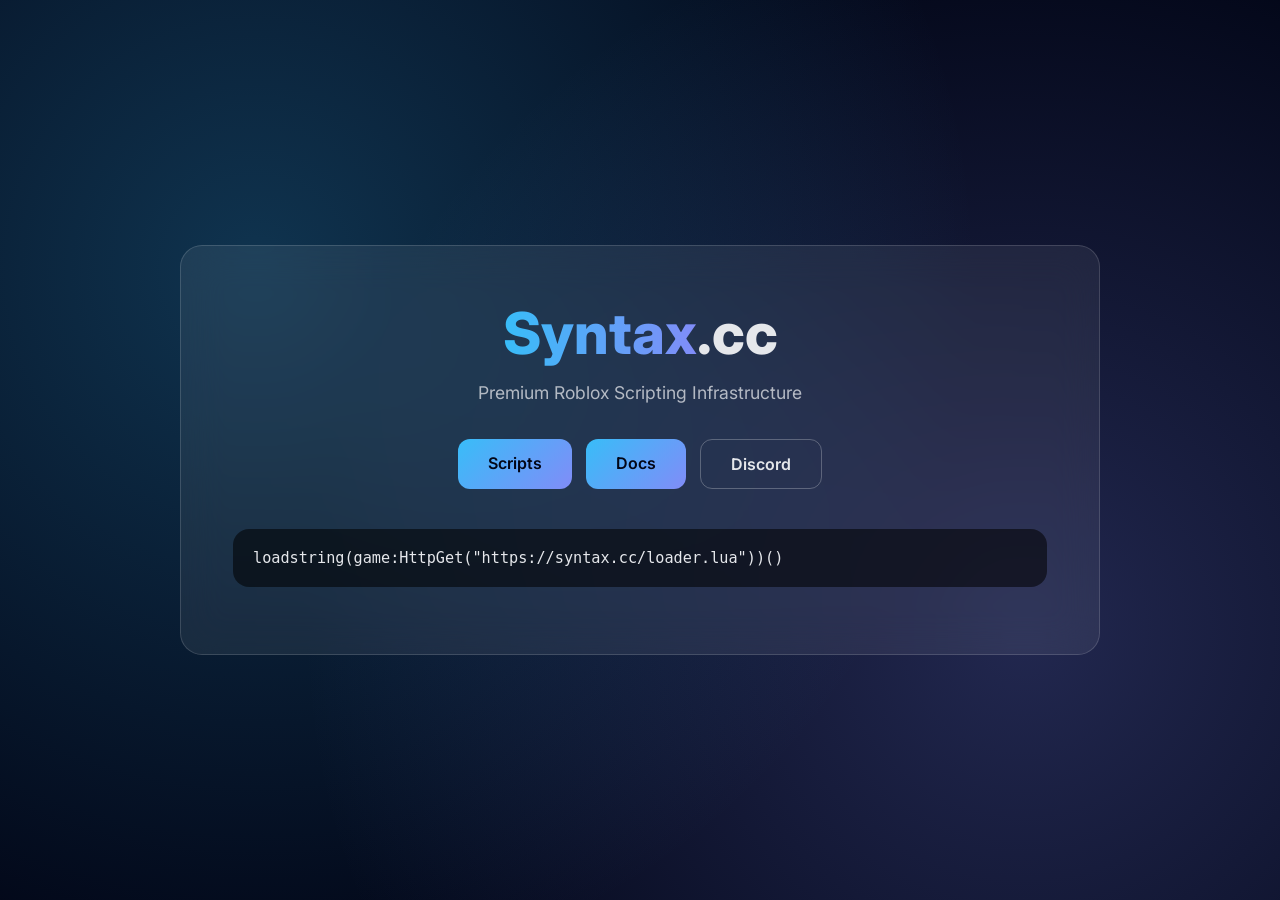
<file: index.html>
<!DOCTYPE html>
<html lang="zh-CN">
<head>
  <meta charset="UTF-8" />
  <title>Syntax • Roblox Scripts</title>
  <meta name="viewport" content="width=device-width, initial-scale=1.0" />
  <link rel="stylesheet" href="style.css" />
</head>
<body>

<div id="bg"></div>

<div class="glass">
  <h1><span class="accent">Syntax</span>.cc</h1>
  <p class="sub">Premium Roblox Scripting Infrastructure</p>

  <div class="buttons">
    <a href="#scripts" class="btn">Scripts</a>
    <a href="/docs.html" class="btn">Docs</a>
    <a href="https://discord.gg/yourinvite" class="btn outline">Discord</a>
  </div>

  <pre class="code"><code>loadstring(game:HttpGet("https://syntax.cc/loader.lua"))()</code></pre>
</div>

<script src="script.js"></script>
</body>
</html>
</file>
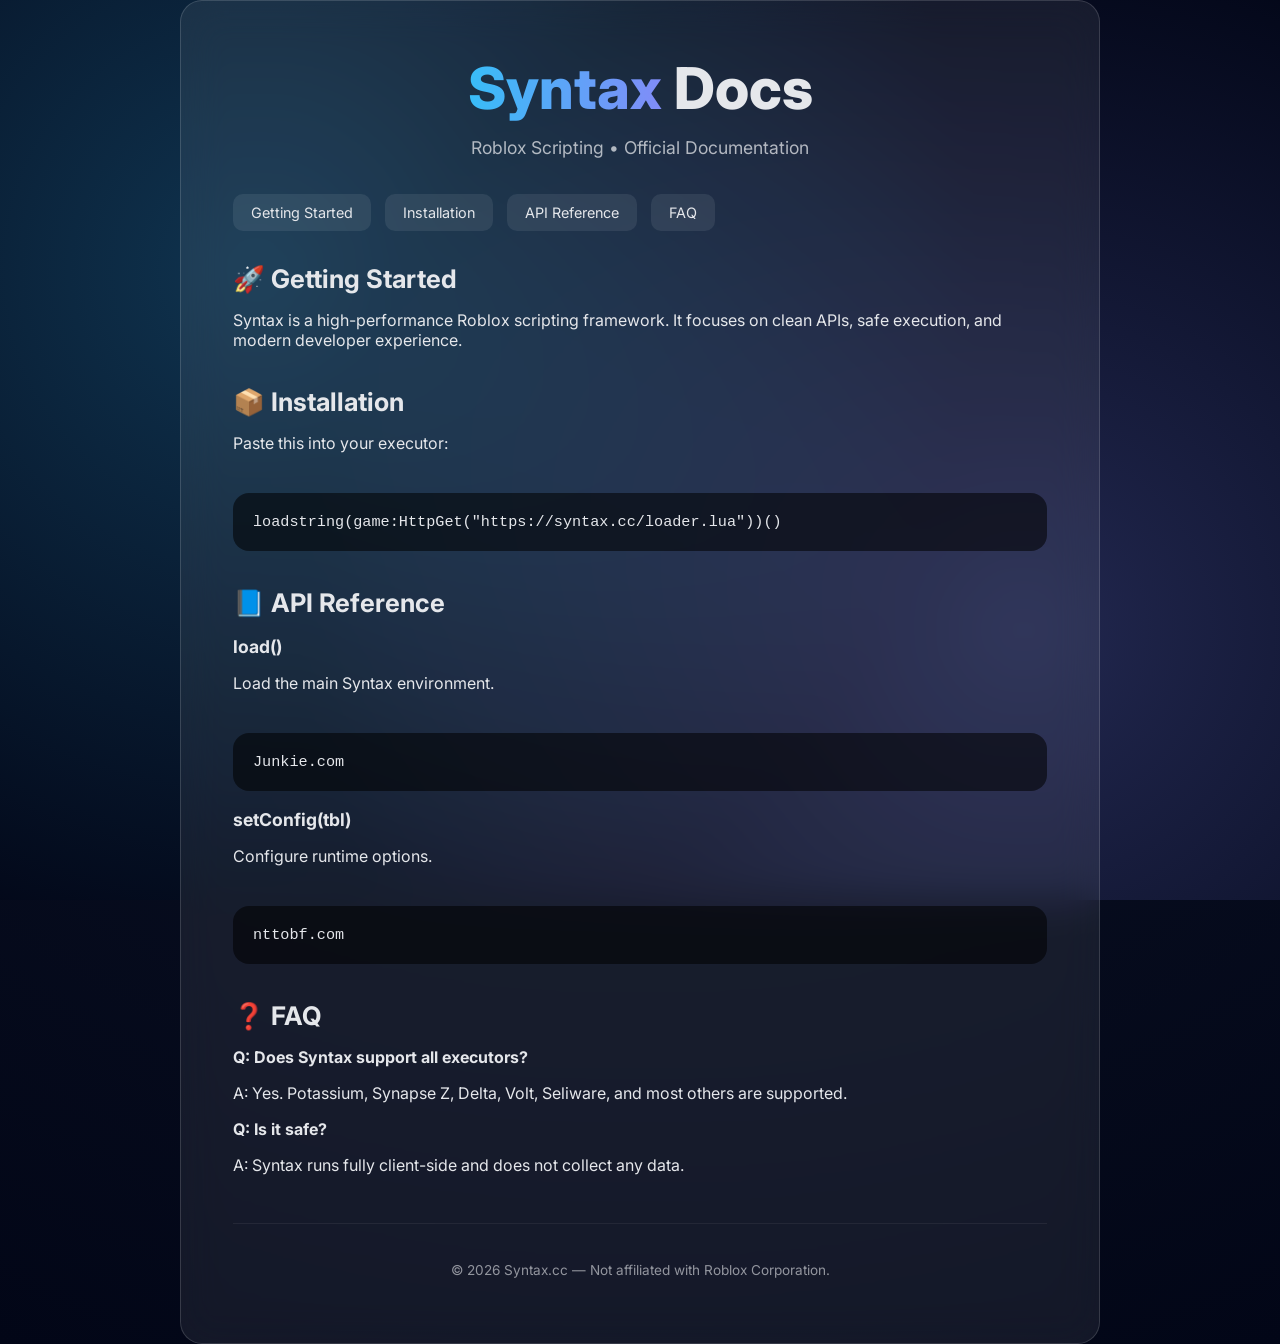
<file: docs.html>
<!DOCTYPE html>
<html lang="zh-CN">
<head>
  <meta charset="UTF-8" />
  <title>Syntax • Docs</title>
  <meta name="viewport" content="width=device-width, initial-scale=1.0" />
  <link rel="stylesheet" href="style.css" />
</head>
<body>

<div id="bg"></div>

<div class="glass docs">
  <header>
    <h1><span class="accent">Syntax</span> Docs</h1>
    <p class="sub">Roblox Scripting • Official Documentation</p>
  </header>

  <nav class="toc">
    <a href="#getting-started">Getting Started</a>
    <a href="#installation">Installation</a>
    <a href="#api">API Reference</a>
    <a href="#faq">FAQ</a>
  </nav>

  <section id="getting-started">
    <h2>🚀 Getting Started</h2>
    <p>
      Syntax is a high-performance Roblox scripting framework.
      It focuses on clean APIs, safe execution, and modern developer experience.
    </p>
  </section>

  <section id="installation">
    <h2>📦 Installation</h2>
    <p>Paste this into your executor:</p>
    <pre class="code"><code>loadstring(game:HttpGet("https://syntax.cc/loader.lua"))()</code></pre>
  </section>

  <section id="api">
    <h2>📘 API Reference</h2>

    <h3>load()</h3>
    <p>Load the main Syntax environment.</p>
    <pre class="code"><code>Junkie.com</code></pre>

    <h3>setConfig(tbl)</h3>
    <p>Configure runtime options.</p>
    <pre class="code"><code>nttobf.com</code></pre>
  </section>

  <section id="faq">
    <h2>❓ FAQ</h2>
    <p><strong>Q: Does Syntax support all executors?</strong></p>
    <p>A: Yes. Potassium, Synapse Z, Delta, Volt, Seliware, and most others are supported.</p>

    <p><strong>Q: Is it safe?</strong></p>
    <p>A: Syntax runs fully client-side and does not collect any data.</p>
  </section>

  <footer>
    <p>© 2026 Syntax.cc — Not affiliated with Roblox Corporation.</p>
  </footer>
</div>

<script src="script.js"></script>
</body>
</html>
</file>
<file: style.css>
@import url('https://fonts.googleapis.com/css2?family=Inter:wght@400;600;800&display=swap');

* {
  box-sizing: border-box;
}

body {
  margin: 0;
  font-family: 'Inter', sans-serif;
  color: #e5e7eb;
  background: radial-gradient(circle at top, #0f172a, #020617);
  min-height: 100vh;
  display: grid;
  place-items: center;
}

#bg {
  position: fixed;
  inset: 0;
  background:
    radial-gradient(circle at 20% 30%, rgba(56,189,248,.25), transparent 60%),
    radial-gradient(circle at 80% 70%, rgba(129,140,248,.25), transparent 60%),
    #020617;
  z-index: -1;
}

.glass {
  width: min(920px, 92vw);
  padding: 52px;
  border-radius: 22px;
  background: rgba(255,255,255,0.07);
  backdrop-filter: blur(20px);
  border: 1px solid rgba(255,255,255,0.15);
  text-align: center;
}

h1 {
  font-size: clamp(2.4rem, 6vw, 3.6rem);
  font-weight: 800;
  margin: 0;
}

.accent {
  background: linear-gradient(90deg, #38bdf8, #818cf8);
  -webkit-background-clip: text;
  -webkit-text-fill-color: transparent;
}

.sub {
  margin: 14px 0 36px;
  opacity: 0.75;
  font-size: 1.1rem;
}

.buttons {
  display: flex;
  gap: 14px;
  justify-content: center;
  flex-wrap: wrap;
}

.btn {
  padding: 14px 30px;
  border-radius: 12px;
  font-weight: 600;
  text-decoration: none;
  color: #020617;
  background: linear-gradient(135deg, #38bdf8, #818cf8);
  transition: transform 0.2s;
}

.btn:hover {
  transform: scale(1.05);
}

.btn.outline {
  background: transparent;
  border: 1px solid rgba(255,255,255,0.25);
  color: #e5e7eb;
}

.code {
  margin-top: 40px;
  padding: 20px;
  border-radius: 16px;
  background: rgba(0,0,0,0.55);
  text-align: left;
  overflow-x: auto;
  font-size: 0.95rem;
}
.docs {
  text-align: left;
}

.docs header {
  text-align: center;
  margin-bottom: 36px;
}

.toc {
  display: flex;
  gap: 14px;
  flex-wrap: wrap;
  margin-bottom: 32px;
}

.toc a {
  padding: 10px 18px;
  border-radius: 10px;
  background: rgba(255,255,255,0.08);
  color: #e5e7eb;
  text-decoration: none;
  font-size: 0.9rem;
}

.toc a:hover {
  background: rgba(56,189,248,0.25);
}

.docs section {
  margin-bottom: 36px;
}

.docs h2 {
  font-size: 1.6rem;
  margin-bottom: 14px;
}

.docs h3 {
  font-size: 1.1rem;
  margin: 18px 0 8px;
}

.docs footer {
  margin-top: 48px;
  padding-top: 24px;
  border-top: 1px solid rgba(255,255,255,0.1);
  font-size: 0.85rem;
  opacity: 0.6;
  text-align: center;
}
</file>
